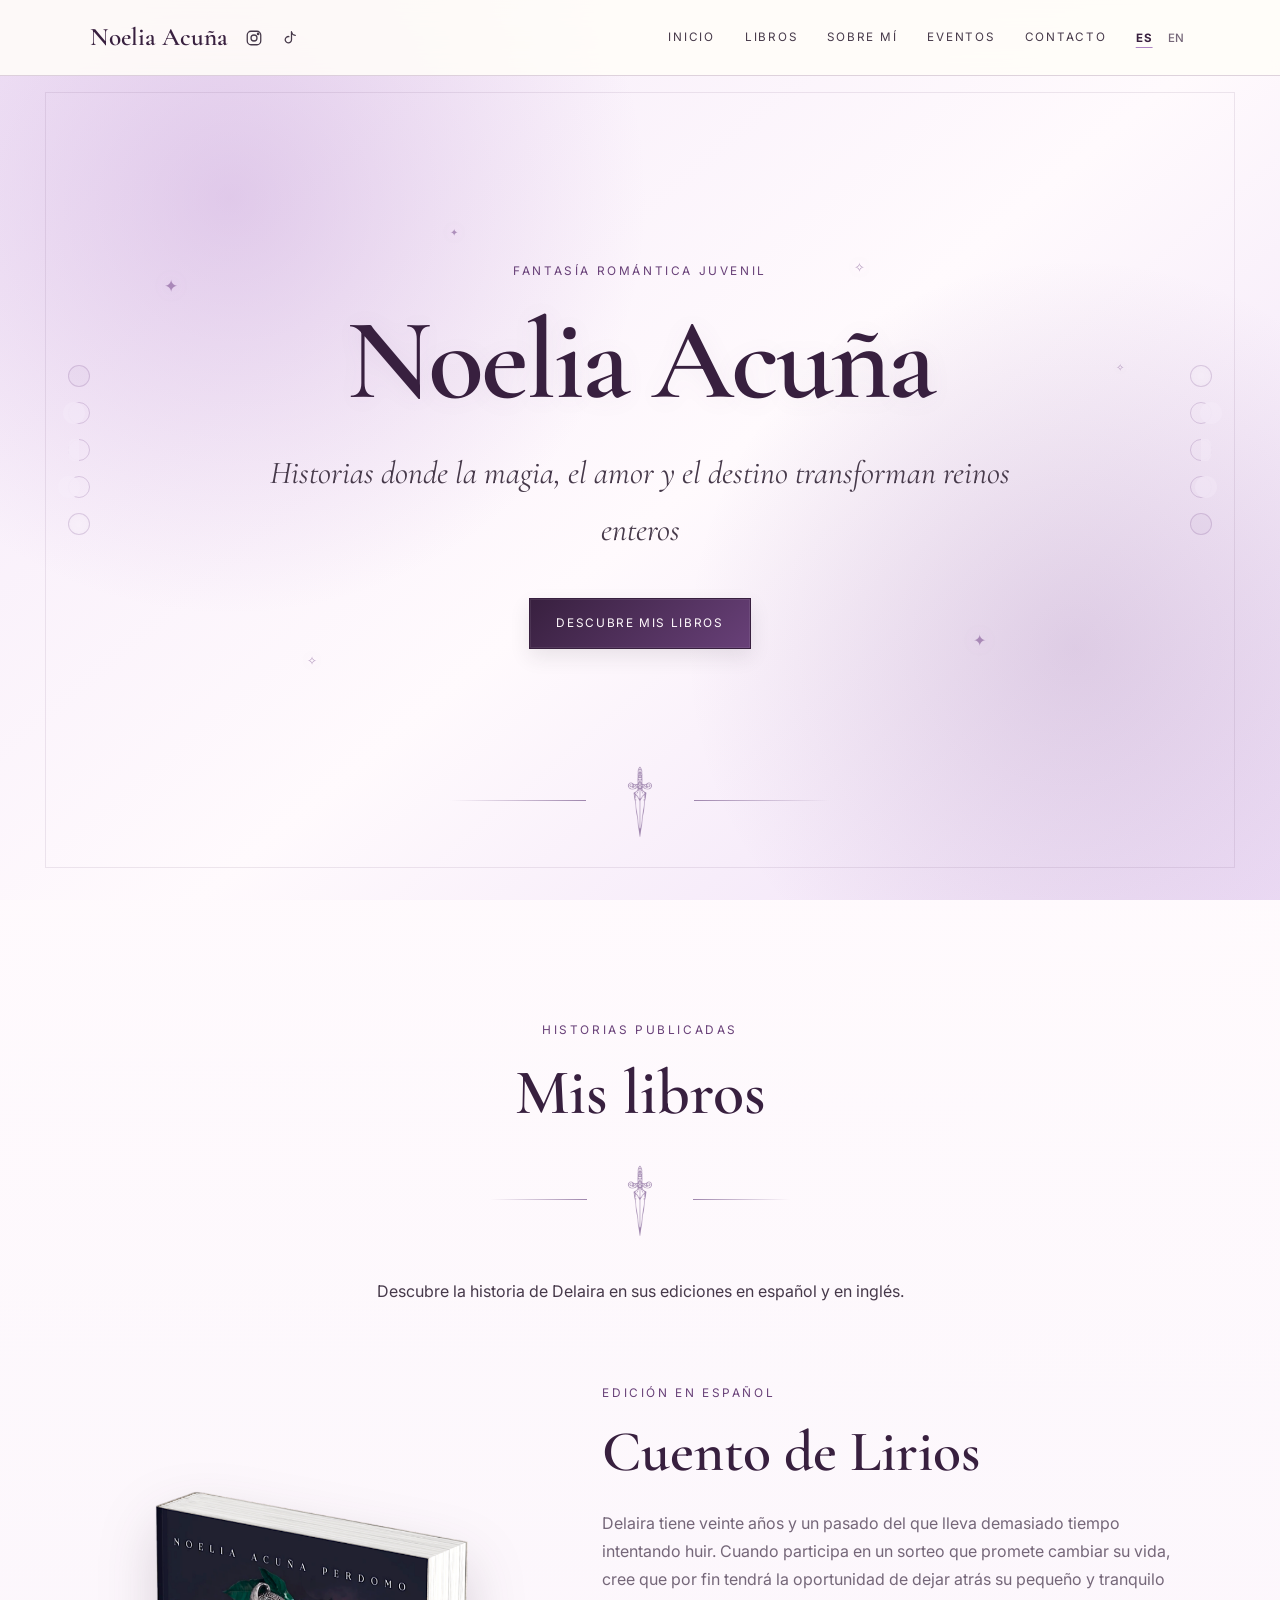
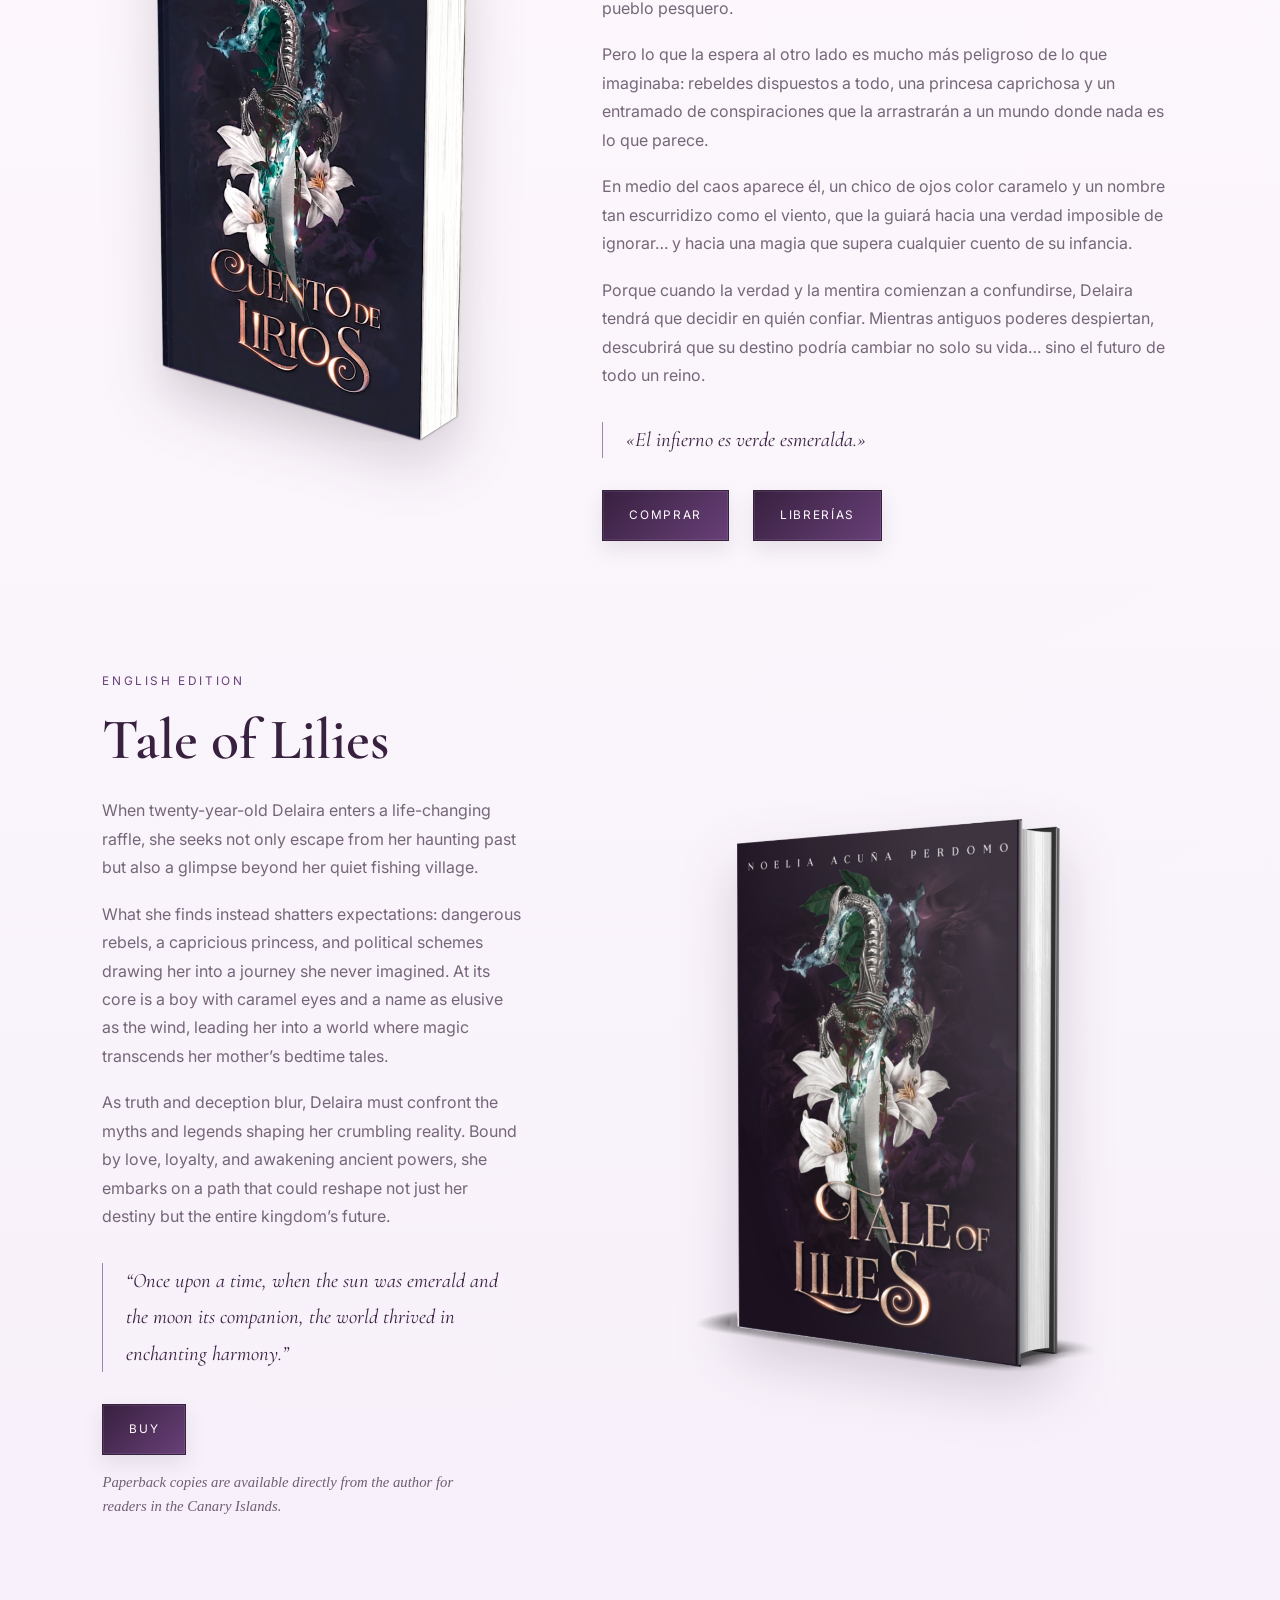
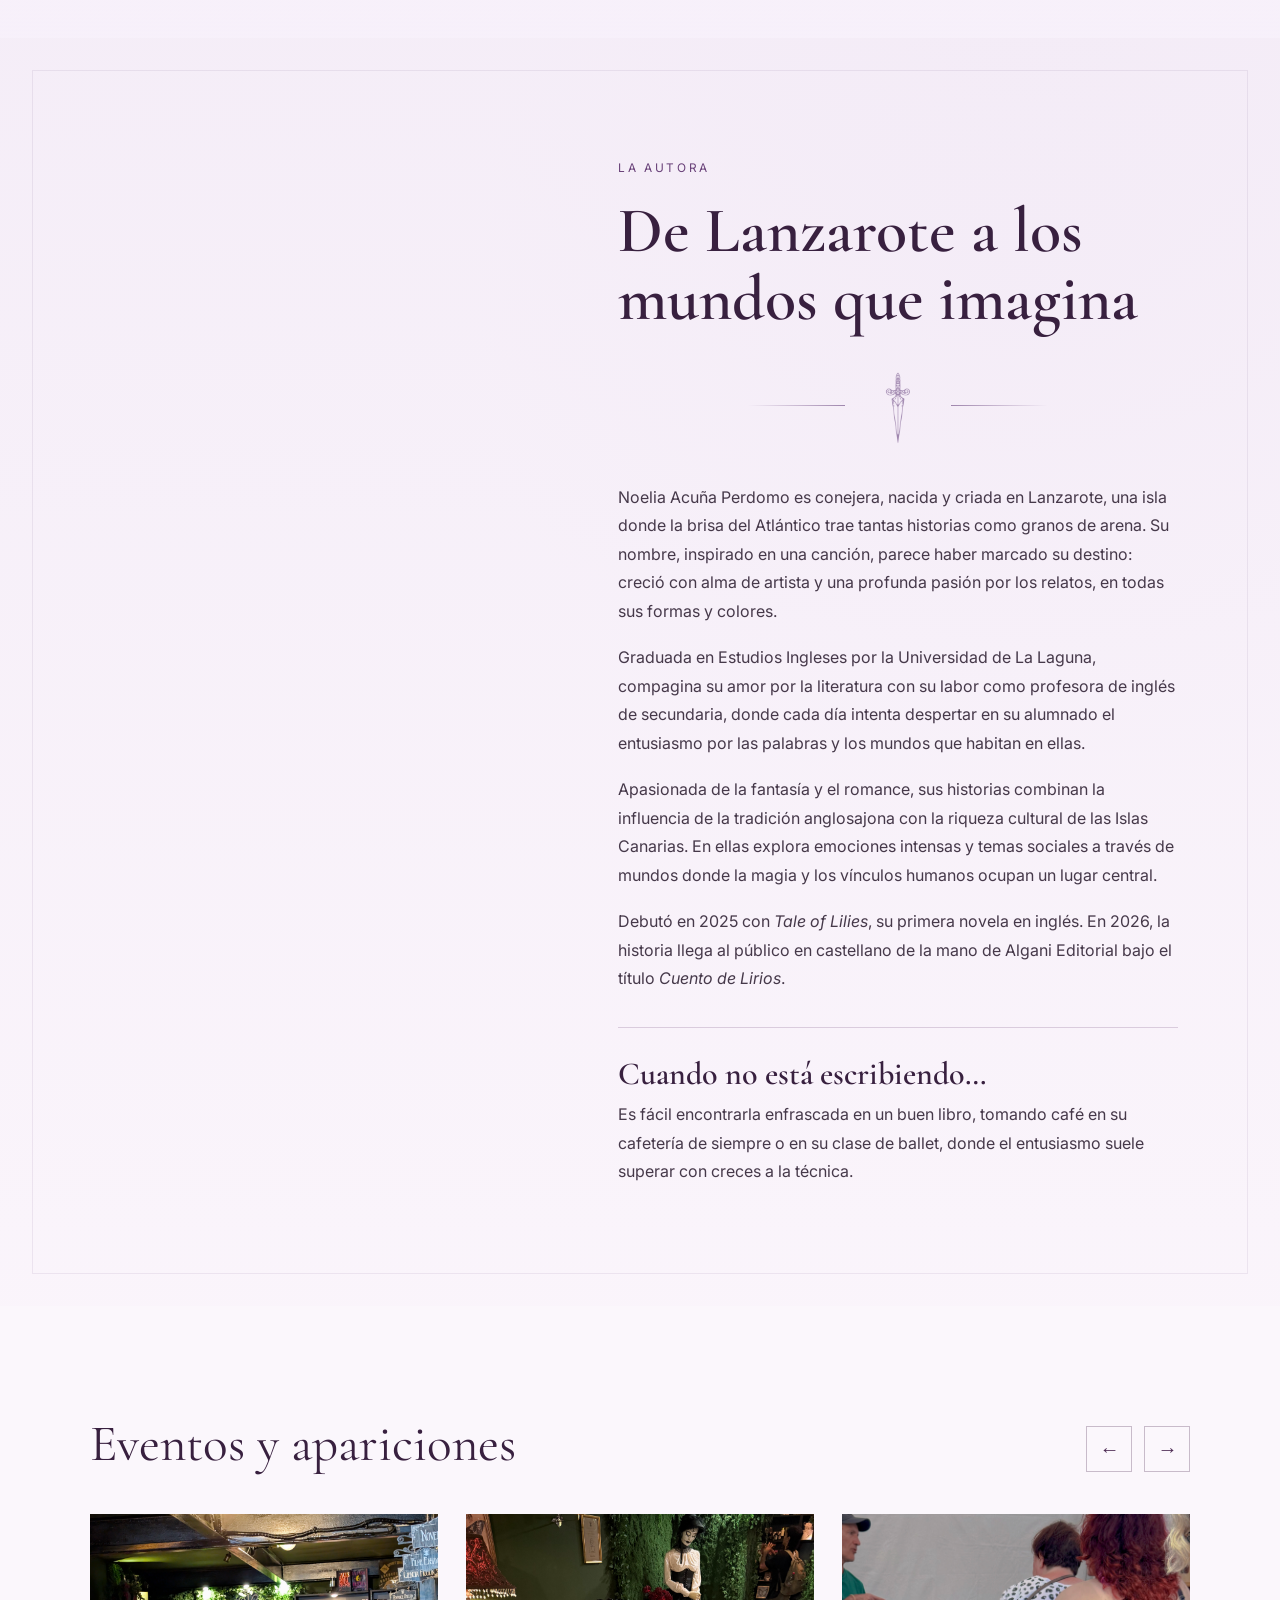
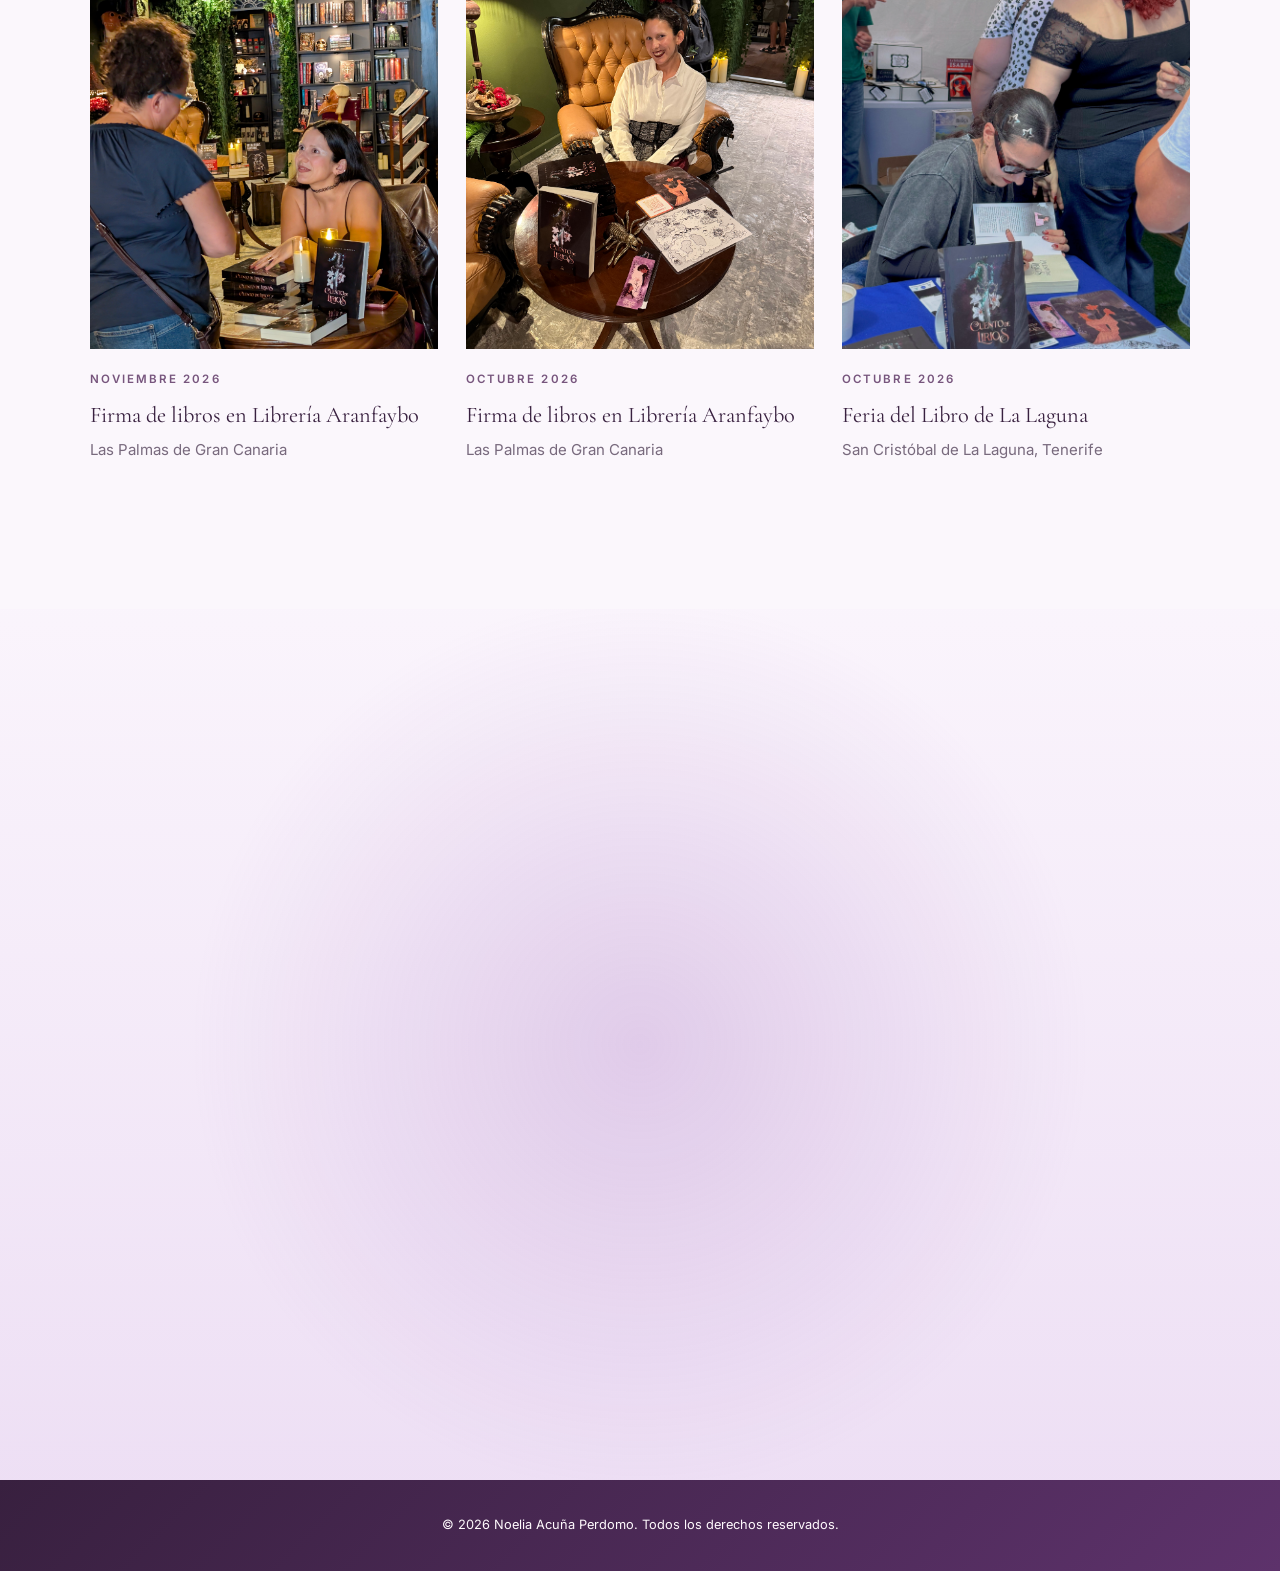
<file: index.html>
<!DOCTYPE html>
<html lang="es">
<head>
  <meta charset="utf-8">
  <meta name="viewport" content="width=device-width, initial-scale=1.0">

  <meta
    name="description"
    content="Sitio web oficial de Noelia Acuña Perdomo, autora de fantasía romántica. Descubre Cuento de Lirios, Tale of Lilies, su biografía y contacto."
  >

  <title>Noelia Acuña Perdomo | Autora de fantasía romántica | Sitio oficial</title>

  <link rel="preconnect" href="https://fonts.googleapis.com">
  <link rel="preconnect" href="https://fonts.gstatic.com" crossorigin>
  <link
    href="https://fonts.googleapis.com/css2?family=Cormorant+Garamond:wght@400;500;600;700&family=Inter:wght@400;500;600&display=swap"
    rel="stylesheet"
  >

  <link rel="stylesheet" href="style.css">
  <script src="script.js" defer></script>

  <link rel="canonical" href="https://authornoelia.github.io/">
  <meta name="robots" content="index,follow,max-image-preview:large">
  <meta name="theme-color" content="#8a5bb7">
  <meta property="og:type" content="website">
  <meta property="og:title" content="Noelia Acuña Perdomo | Sitio oficial">
  <meta
    property="og:description"
    content="Sitio web oficial de Noelia Acuña Perdomo, autora de fantasía romántica."
  >
  <meta property="og:url" content="https://authornoelia.github.io/">

  <script type="application/ld+json">
  {
    "@context": "https://schema.org",
    "@type": "Person",
    "name": "Noelia Acuña Perdomo",
    "alternateName": "Noelia Acuña",
    "url": "https://authornoelia.github.io/",
    "jobTitle": "Autora",
    "sameAs": [
      "https://www.instagram.com/authornoelia",
      "https://www.tiktok.com/@authornoelia"
    ]
  }
  </script>
</head>

<body>

  <!-- CABECERA -->

  <header class="cabecera">

    <a
      class="logo"
      href="#inicio"
      aria-label="Ir al inicio"
    >
      Noelia Acuña
    </a>

    <div class="redes-cabecera">

      <a
        href="https://www.instagram.com/authornoelia/"
        target="_blank"
        rel="noopener noreferrer"
        aria-label="Instagram de Noelia Acuña"
        title="Instagram"
      >
        <svg viewBox="0 0 24 24" aria-hidden="true">
          <rect x="3" y="3" width="18" height="18" rx="5"></rect>
          <circle cx="12" cy="12" r="4"></circle>
          <circle cx="17.5" cy="6.5" r="1"></circle>
        </svg>
      </a>

      <a
        href="https://www.tiktok.com/@authornoelia"
        target="_blank"
        rel="noopener noreferrer"
        aria-label="TikTok de Noelia Acuña"
        title="TikTok"
      >
        <svg viewBox="0 0 24 24" aria-hidden="true">
          <path d="M14 4v10.2a4.2 4.2 0 1 1-3.5-4.14"></path>
          <path d="M14 4c.5 2.7 2.2 4.3 5 4.5"></path>
        </svg>
      </a>

    </div>

    <button
      class="menu-boton"
      type="button"
      aria-controls="menu-principal"
      aria-expanded="false"
      aria-label="Abrir menú"
    >
      <span></span>
      <span></span>
      <span></span>
    </button>

    <nav
      class="menu-principal"
      id="menu-principal"
      aria-label="Navegación principal"
    >
      <a href="#inicio" data-i18n="t1">Inicio</a>
      <a href="#libros" data-i18n="t2">Libros</a>
      <a href="#sobre-mi" data-i18n="t3">Sobre mí</a>
      <a href="#eventos" data-i18n="t4">Eventos</a>
      <a href="#contacto" data-i18n="t5">Contacto</a>
    </nav>

    <!-- SELECTOR DE IDIOMA -->

    <div
      class="selector-idioma"
      role="group"
      aria-label="Seleccionar idioma"
    >
      <button
        type="button"
        data-lang="es"
        aria-pressed="true"
      >
        ES
      </button>

      <button
        type="button"
        data-lang="en"
        aria-pressed="false"
      >
        EN
      </button>
    </div>

  </header>

  <main>

    <!-- INICIO -->

    <section class="hero" id="inicio">

      <div
        aria-hidden="true"
        class="fases-lunares fases-lunares-izquierda"
      >
        <span class="luna luna-nueva"></span>
        <span class="luna luna-creciente"></span>
        <span class="luna luna-cuarto"></span>
        <span class="luna luna-gibosa"></span>
        <span class="luna luna-llena"></span>
      </div>

      <div
        aria-hidden="true"
        class="fases-lunares fases-lunares-derecha"
      >
        <span class="luna luna-llena"></span>
        <span class="luna luna-gibosa luna-invertida"></span>
        <span class="luna luna-cuarto luna-invertida"></span>
        <span class="luna luna-creciente luna-invertida"></span>
        <span class="luna luna-nueva"></span>
      </div>

      <div aria-hidden="true" class="estrellas-volantes">
        <span style="--x:10%;--y:24%;--d:8s;--delay:-2s;--s:.8">✦</span>
        <span style="--x:22%;--y:72%;--d:11s;--delay:-6s;--s:.55">✧</span>
        <span style="--x:34%;--y:18%;--d:9s;--delay:-4s;--s:.45">✦</span>
        <span style="--x:68%;--y:22%;--d:12s;--delay:-8s;--s:.6">✧</span>
        <span style="--x:78%;--y:69%;--d:10s;--delay:-3s;--s:.75">✦</span>
        <span style="--x:90%;--y:35%;--d:13s;--delay:-7s;--s:.45">✧</span>
      </div>

      <div class="hero-contenido aparecer">

        <p class="eyebrow" data-i18n="t6">
          Fantasía romántica juvenil
        </p>

        <h1>Noelia Acuña</h1>

        <p class="hero-frase" data-i18n="t7">
          Historias donde la magia, el amor y el destino
          transforman reinos enteros
        </p>

        <a class="boton" href="#libros" data-i18n="t8">
          Descubre mis libros
        </a>

      </div>

      <div aria-hidden="true" class="hero-remate">
        <span></span>

       
<img src="images/dagger-web.png" alt="" class="daga-nueva">


        <span></span>
      </div>

    </section>

    <!-- LIBROS -->

    <section class="seccion libros" id="libros">

      <div class="encabezado-seccion aparecer">

        <p class="eyebrow" data-i18n="t9">
          Historias publicadas
        </p>

        <h2 data-i18n="t10">Mis libros</h2>

        <div aria-hidden="true" class="separador-daga">
          <span></span>

         
<img src="images/dagger-web.png" alt="" class="daga-nueva">


          <span></span>
        </div>

        <p data-i18n="t11">
          Descubre la historia de Delaira en sus ediciones
          en español y en inglés.
        </p>

      </div>

      <div class="lista-libros">

        <!-- CUENTO DE LIRIOS -->

        <article class="libro aparecer">

          <div class="marco-portada">
            <img
              src="images/cuento-de-lirios.png"
              alt="Mockup de Cuento de Lirios, de Noelia Acuña Perdomo"
              loading="lazy"
            >
          </div>

          <div class="libro-contenido">

            <p class="eyebrow" data-i18n="t12">
              Edición en español
            </p>

            <h3>Cuento de Lirios</h3>

            <div class="sinopsis">

              <p data-i18n="t14">
                Delaira tiene veinte años y un pasado del que lleva
                demasiado tiempo intentando huir. Cuando participa
                en un sorteo que promete cambiar su vida, cree que
                por fin tendrá la oportunidad de dejar atrás su
                pequeño y tranquilo pueblo pesquero.
              </p>

              <p data-i18n="t15">
                Pero lo que la espera al otro lado es mucho más
                peligroso de lo que imaginaba: rebeldes dispuestos
                a todo, una princesa caprichosa y un entramado
                de conspiraciones que la arrastrarán a un mundo
                donde nada es lo que parece.
              </p>

              <p data-i18n="t16">
                En medio del caos aparece él, un chico de ojos
                color caramelo y un nombre tan escurridizo como
                el viento, que la guiará hacia una verdad imposible
                de ignorar… y hacia una magia que supera cualquier
                cuento de su infancia.
              </p>

              <p data-i18n="t17">
                Porque cuando la verdad y la mentira comienzan
                a confundirse, Delaira tendrá que decidir en quién
                confiar. Mientras antiguos poderes despiertan,
                descubrirá que su destino podría cambiar no solo
                su vida… sino el futuro de todo un reino.
              </p>

            </div>

            <blockquote data-i18n="t18">
              «El infierno es verde esmeralda.»
            </blockquote>

            <div class="botones-libro">

              <a
                class="boton"
                href="https://www.atlantidadistribuciones.es/cuento-de-lirios-p9791399140422"
                target="_blank"
                rel="noopener noreferrer"
                data-i18n="t19"
              >
                Comprar
              </a>

              <a
                class="boton"
                href="https://www.atlantidadistribuciones.es/librerias/"
                target="_blank"
                rel="noopener noreferrer"
                data-i18n="t20"
              >
                Librerías
              </a>

            </div>

          </div>

        </article>

        <!-- TALE OF LILIES -->

        <article class="libro libro-invertido aparecer">

          <div class="marco-portada">
            <img
              src="images/tale-of-lilies.png"
              alt="Mockup of Tale of Lilies by Noelia Acuña Perdomo"
              loading="lazy"
            >
          </div>

          <div class="libro-contenido">

            <p class="eyebrow" data-i18n="t13">
              English edition
            </p>

            <h3>Tale of Lilies</h3>

            <div class="sinopsis">

              <p>
                When twenty-year-old Delaira enters a life-changing
                raffle, she seeks not only escape from her haunting
                past but also a glimpse beyond her quiet fishing village.
              </p>

              <p>
                What she finds instead shatters expectations:
                dangerous rebels, a capricious princess, and political
                schemes drawing her into a journey she never imagined.
                At its core is a boy with caramel eyes and a name as
                elusive as the wind, leading her into a world where
                magic transcends her mother’s bedtime tales.
              </p>

              <p>
                As truth and deception blur, Delaira must confront
                the myths and legends shaping her crumbling reality.
                Bound by love, loyalty, and awakening ancient powers,
                she embarks on a path that could reshape not just
                her destiny but the entire kingdom’s future.
              </p>

            </div>

            <blockquote>
              “Once upon a time, when the sun was emerald and
              the moon its companion, the world thrived in
              enchanting harmony.”
            </blockquote>

            <a
              class="boton"
              href="https://amzn.eu/d/0dUpcrSe"
              target="_blank"
              rel="noopener noreferrer"
            >
              Buy
            </a>

            <p class="nota-canarias">
              Paperback copies are available directly from the
              author for readers in the Canary Islands.
            </p>

          </div>

        </article>

      </div>

    </section>

    <!-- SOBRE MÍ -->

    <section class="seccion sobre-mi" id="sobre-mi">

      <div class="sobre-grid">

       
<div class="foto-marco aparecer">
  <img
    src="images/noelia-acuna.jpg"
    alt="Fotografía de la autora Noelia Acuña Perdomo"
    loading="lazy"
  >

  <!-- Estrellas decorativas -->
  <span class="estrella-retrato estrella-retrato-superior" aria-hidden="true">✧</span>
  <span class="estrella-retrato estrella-retrato-izquierda" aria-hidden="true">✦</span>
  <span class="estrella-retrato estrella-retrato-derecha" aria-hidden="true">✧</span>

</div>

        <div class="sobre-contenido aparecer">

          <p class="eyebrow" data-i18n="t21">
            La autora
          </p>

          <h2 data-i18n="t22">
            De Lanzarote a los mundos que imagina
          </h2>

          <div
            aria-hidden="true"
            class="separador-daga separador-izquierda"
          >
            <span></span>

            
<img src="images/dagger-web.png" alt="" class="daga-nueva">


            <span></span>
          </div>

          <p data-i18n="t23">
            Noelia Acuña Perdomo es conejera, nacida y criada
            en Lanzarote, una isla donde la brisa del Atlántico
            trae tantas historias como granos de arena.
            Su nombre, inspirado en una canción, parece haber
            marcado su destino: creció con alma de artista
            y una profunda pasión por los relatos, en todas
            sus formas y colores.
          </p>

          <p data-i18n="t24">
            Graduada en Estudios Ingleses por la Universidad
            de La Laguna, compagina su amor por la literatura
            con su labor como profesora de inglés de secundaria,
            donde cada día intenta despertar en su alumnado
            el entusiasmo por las palabras y los mundos
            que habitan en ellas.
          </p>

          <p data-i18n="t25">
            Apasionada de la fantasía y el romance, sus historias
            combinan la influencia de la tradición anglosajona
            con la riqueza cultural de las Islas Canarias.
            En ellas explora emociones intensas y temas sociales
            a través de mundos donde la magia y los vínculos
            humanos ocupan un lugar central.
          </p>

          <p data-i18n="t26">
            Debutó en 2025 con <em>Tale of Lilies</em>,
            su primera novela en inglés. En 2026,
            la historia llega al público en castellano
            de la mano de Algani Editorial bajo el título
            <em>Cuento de Lirios</em>.
          </p>

          <div class="nota-personal">

            <h3 data-i18n="t27">
              Cuando no está escribiendo…
            </h3>

            <p data-i18n="t28">
              Es fácil encontrarla enfrascada en un buen libro,
              tomando café en su cafetería de siempre o en
              su clase de ballet, donde el entusiasmo suele
              superar con creces a la técnica.
            </p>

          </div>

        </div>

      </div>

    </section>

    <!-- EVENTOS -->

    <section class="eventos" id="eventos">

      <div class="eventos-encabezado">

        <h2 data-i18n="t29">
          Eventos y apariciones
        </h2>

        <div class="eventos-controles">

          <button
            class="evento-flecha evento-anterior"
            type="button"
            aria-label="Ver eventos anteriores"
          >
            ←
          </button>

          <button
            class="evento-flecha evento-siguiente"
            type="button"
            aria-label="Ver eventos siguientes"
          >
            →
          </button>

        </div>

      </div>

      <div class="eventos-carrusel">

        
<!-- FIRMA EN LIBRERÍA ARANFAYBO — NOVIEMBRE 2026 -->

<article class="evento-tarjeta">

  <img
    src="images/firma-aranfaybo-noviembre.jpg"
    alt="Firma de libros de Noelia Acuña en la Librería Aranfaybo en noviembre de 2026"
    loading="lazy"
  >

  <div class="evento-texto">

    <p class="evento-fecha" data-i18n="t59">
      Noviembre 2026
    </p>

    <h3 data-i18n="t57">
      Firma de libros en Librería Aranfaybo
    </h3>

    <p class="evento-lugar" data-i18n="t58">
      Las Palmas de Gran Canaria
    </p>

  </div>

</article>

        
<!-- FIRMA EN LIBRERÍA ARANFAYBO -->

<article class="evento-tarjeta">

  <img
    src="images/firma-arangaybo.jpg"
    alt="Firma de libros de Noelia Acuña en la Librería Aranfaybo"
    loading="lazy"
  >

  <div class="evento-texto">

    <p class="evento-fecha" data-i18n="t56">
      Octubre 2026
    </p>

    <h3 data-i18n="t57">
      Firma de libros en Librería Aranfaybo
    </h3>

    <p class="evento-lugar" data-i18n="t58">
      Las Palmas de Gran Canaria
    </p>

  </div>

</article>

        
<!-- FERIA DEL LIBRO DE LA LAGUNA -->

<article class="evento-tarjeta">

  <img
    src="images/feria-libro-la-laguna.jpg"
    alt="Noelia Acuña en la Feria del Libro de La Laguna"
    loading="lazy"
  >

  <div class="evento-texto">

    <p class="evento-fecha" data-i18n="t53">
      Octubre 2026
    </p>

    <h3 data-i18n="t54">
      Feria del Libro de La Laguna
    </h3>

    <p class="evento-lugar" data-i18n="t55">
      San Cristóbal de La Laguna, Tenerife
    </p>

  </div>

</article>

        <!-- EVENTO 1 -->

        <article class="evento-tarjeta">

          <img
            src="images/presentacion-cuento-de-lirios.jpg"
            alt="Presentación oficial de Cuento de Lirios en Arrecife"
            loading="lazy"
          >

          <div class="evento-texto">

            <p class="evento-fecha" data-i18n="t30">
              Junio 2026
            </p>

            <h3 data-i18n="t36">
              Presentación oficial de <em>Cuento de Lirios</em>
            </h3>

            <p class="evento-lugar" data-i18n="t42">
              Casa de la Cultura · Arrecife, Lanzarote
            </p>

          </div>

        </article>

        <!-- EVENTO 2 -->

        <article class="evento-tarjeta">

          <img
            src="images/entrevista-biosfera-tv.jpg"
            alt="Entrevista con Biosfera TV"
            loading="lazy"
          >

          <div class="evento-texto">

            <p class="evento-fecha" data-i18n="t31">
              Mayo 2026
            </p>

            <h3 data-i18n="t37">
              Entrevista con Biosfera TV
            </h3>

            <p class="evento-lugar" data-i18n="t43">
              Playa Honda, Lanzarote
            </p>

          </div>

        </article>

        <!-- EVENTO 3 -->

        <article class="evento-tarjeta">

          <img
            src="images/fiera-libro-lanzarote.jpg"
            alt="Fiera del Libro de Lanzarote"
            loading="lazy"
          >

          <div class="evento-texto">

            <p class="evento-fecha" data-i18n="t32">
              Mayo 2026
            </p>

            <h3 data-i18n="t38">
              “Fiera” del Libro de Lanzarote
            </h3>

            <p class="evento-lugar" data-i18n="t44">
              Arrecife, Lanzarote
            </p>

          </div>

        </article>

        <!-- EVENTO 4 -->

        <article class="evento-tarjeta">

          <img
            src="images/feria-libro-santa-cruz.jpg"
            alt="Feria del Libro de Santa Cruz"
            loading="lazy"
          >

          <div class="evento-texto">

            <p class="evento-fecha" data-i18n="t33">
              Mayo 2026
            </p>

            <h3 data-i18n="t39">
              Feria del Libro de Santa Cruz
            </h3>

            <p class="evento-lugar" data-i18n="t45">
              Santa Cruz de Tenerife, Tenerife
            </p>

          </div>

        </article>

        <!-- EVENTO 5 -->

        <article class="evento-tarjeta">

          <img
            src="images/presentacion-tale-of-lilies.jpg"
            alt="Presentación oficial de Tale of Lilies en la Ermita de Tías"
            loading="lazy"
          >

          <div class="evento-texto">

            <p class="evento-fecha" data-i18n="t34">
              Junio 2025
            </p>

            <h3 data-i18n="t40">
              Presentación oficial de <em>Tale of Lilies</em>
            </h3>

            <p class="evento-lugar" data-i18n="t46">
              Ermita de Tías · Tías, Lanzarote
            </p>

          </div>

        </article>

        <!-- EVENTO 6 -->

        <article class="evento-tarjeta">

          <img
            src="images/tale-of-lilies-ies.jpg"
            alt="Presentación de Tale of Lilies en el IES Puerto del Carmen"
            loading="lazy"
          >

          <div class="evento-texto">

            <p class="evento-fecha" data-i18n="t35">
              Junio 2025
            </p>

            <h3 data-i18n="t41">
              Presentación de <em>Tale of Lilies</em>
              en el IES Puerto del Carmen
            </h3>

            <p class="evento-lugar" data-i18n="t47">
              Puerto del Carmen, Lanzarote
            </p>

          </div>

        </article>

      </div>

    </section>

    <!-- CONTACTO -->

    <section class="seccion contacto" id="contacto">

      <div class="contacto-tarjeta aparecer">

        <p class="eyebrow" data-i18n="t48">
          Contacto
        </p>

        <h2 data-i18n="t49">
          Hablemos
        </h2>

        <div aria-hidden="true" class="separador-daga">
          <span></span>

         
<img src="images/dagger-web.png" alt="" class="daga-nueva">


          <span></span>
        </div>

        <p data-i18n="t50">
          Gracias por visitar mi pequeño rincón.
        </p>

        <p data-i18n="t51">
          Si deseas ponerte en contacto conmigo,
          estaré encantada de leerte.
        </p>

        <a
          class="correo-visible"
          href="mailto:noelia.aper@gmail.com"
        >
          noelia.aper@gmail.com
        </a>

        <div class="redes">

          <a
            href="https://www.instagram.com/authornoelia/"
            target="_blank"
            rel="noopener noreferrer"
          >
            Instagram · @authornoelia
          </a>

          <a
            href="https://www.tiktok.com/@authornoelia"
            target="_blank"
            rel="noopener noreferrer"
          >
            TikTok · @authornoelia
          </a>

        </div>

      </div>

    </section>

  </main>

  <!-- PIE DE PÁGINA -->

  <footer>
    <p data-i18n="t52">
      © 2026 Noelia Acuña Perdomo. Todos los derechos reservados.
    </p>
  </footer>

  <!-- CARRUSEL DE EVENTOS -->

  <script>
    const carruselEventos = document.querySelector(".eventos-carrusel");
    const botonAnterior = document.querySelector(".evento-anterior");
    const botonSiguiente = document.querySelector(".evento-siguiente");

    if (carruselEventos && botonAnterior && botonSiguiente) {

      function obtenerDesplazamiento() {
        const tarjeta = carruselEventos.querySelector(".evento-tarjeta");

        if (!tarjeta) {
          return 0;
        }

        const estilos = window.getComputedStyle(carruselEventos);
        const espacio = parseFloat(estilos.gap) || 0;

        return tarjeta.offsetWidth + espacio;
      }

      botonSiguiente.addEventListener("click", function () {
        carruselEventos.scrollBy({
          left: obtenerDesplazamiento(),
          behavior: "smooth"
        });
      });

      botonAnterior.addEventListener("click", function () {
        carruselEventos.scrollBy({
          left: -obtenerDesplazamiento(),
          behavior: "smooth"
        });
      });

    }
  </script>

</body>
</html>
</file>
<file: style.css>
:root {
  --blanco: #fffafd;
  --marfil: #f4ecf7;
  --lila-claro: #e9d9f2;
  --lila: #ad83c3;
  --lila-oscuro: #684078;
  --ciruela: #38203f;
  --texto: #46394a;
  --texto-suave: #756779;
  --plata-envejecida: #9d8ca5;
  --oro-suave: #9f86ad;
  --borde: rgba(104, 64, 120, 0.22);
  --sombra: 0 24px 60px rgba(48, 36, 51, 0.14);
}

* { box-sizing: border-box; margin: 0; padding: 0; }
html { scroll-behavior: smooth; }
body {
  background-color: var(--blanco);
  background-image:
    linear-gradient(rgba(255,255,255,.72), rgba(255,255,255,.72)),
    repeating-linear-gradient(0deg, rgba(74,54,77,.018) 0, rgba(74,54,77,.018) 1px, transparent 1px, transparent 4px),
    radial-gradient(circle at 20% 10%, rgba(173,131,195,.13), transparent 36%);
  color: var(--texto);
  font-family: "Inter", sans-serif;
  line-height: 1.78;
}
img { display: block; max-width: 100%; }
h1,h2,h3 { color: var(--ciruela); font-family: "Cormorant Garamond", serif; font-weight: 600; line-height: 1.06; }
a { color: inherit; }

.cabecera {
  align-items: center; backdrop-filter: blur(15px); background: rgba(255,253,249,.88);
  border-bottom: 1px solid var(--borde); display: flex; justify-content: flex-start;
  left: 0; padding: 15px 7%; position: fixed; right: 0; top: 0; z-index: 1000;
}
.logo { color: var(--ciruela); font-family: "Cormorant Garamond", serif; font-size: 1.58rem; font-weight: 600; text-decoration: none; }
.menu-principal {
  display: flex;
  gap: 30px;
  margin-left: auto;
}
.menu-principal a { font-size: .73rem; letter-spacing: .15em; position: relative; text-decoration: none; text-transform: uppercase; }
.menu-principal a::after { background: var(--lila-oscuro); bottom: -7px; content: ""; height: 1px; left: 50%; position: absolute; transform: translateX(-50%) scaleX(0); transition: transform .25s ease; width: 100%; }
.menu-principal a:hover { color: var(--lila-oscuro); }
.menu-principal a:hover::after { transform: translateX(-50%) scaleX(1); }
.menu-boton { background: none; border: 0; cursor: pointer; display: none; }
.menu-boton span { background: var(--ciruela); display: block; height: 1px; margin: 5px 0; width: 25px; }

.hero {
  align-items: center;
  background:
    radial-gradient(circle at 18% 22%, rgba(177,128,201,.34), transparent 33%),
    radial-gradient(circle at 84% 72%, rgba(118,72,139,.19), transparent 31%),
    linear-gradient(140deg, rgba(244,232,249,.98), rgba(255,250,253,.97) 54%, rgba(237,220,246,.96));
  display: grid; min-height: 100vh; overflow: hidden; padding: 130px 8% 120px; position: relative; text-align: center;
}
.hero::after { border: 1px solid rgba(113,85,125,.13); content: ""; inset: 92px 3.5% 32px; pointer-events: none; position: absolute; }
.hero-contenido { margin: auto; max-width: 900px; position: relative; z-index: 3; }
.eyebrow { color: var(--lila-oscuro); font-size: .74rem; letter-spacing: .22em; margin-bottom: 18px; text-transform: uppercase; }
.hero h1 { font-size: clamp(4.4rem, 9vw, 8rem); letter-spacing: -.025em; margin-bottom: 22px; text-shadow: 0 2px 25px rgba(113,85,125,.08); }
.hero-frase { font-family: "Cormorant Garamond", serif; font-size: clamp(1.38rem, 2.6vw, 2rem); font-style: italic; margin: 0 auto 39px; max-width: 760px; }
.boton { background: linear-gradient(135deg, var(--ciruela), var(--lila-oscuro)); border: 1px solid var(--ciruela); box-shadow: inset 0 0 0 1px rgba(255,255,255,.08), 0 8px 20px rgba(48,36,51,.10); color: var(--blanco); display: inline-block; font-size: .74rem; letter-spacing: .14em; padding: 14px 26px; text-decoration: none; text-transform: uppercase; transition: background .25s ease, color .25s ease, transform .25s ease, box-shadow .25s ease; }
.boton:hover { background: rgba(255,250,253,.72); box-shadow: 0 12px 25px rgba(48,36,51,.12); color: var(--ciruela); transform: translateY(-3px); }


.estrellas-volantes { inset: 82px 3.5% 28px; overflow: hidden; pointer-events: none; position: absolute; z-index: 2; }
.estrellas-volantes span {
  animation: deriva-estrella var(--d) ease-in-out infinite;
  animation-delay: var(--delay);
  color: rgba(103, 54, 126, .48);
  filter: drop-shadow(0 0 8px rgba(167, 105, 195, .28));
  font-family: Georgia, serif;
  font-size: calc(1.35rem * var(--s));
  left: var(--x);
  position: absolute;
  top: var(--y);
  transform-origin: center;
}
@keyframes deriva-estrella {
  0%,100% { opacity: .25; transform: translate3d(0, 8px, 0) rotate(0deg) scale(.86); }
  45% { opacity: .78; transform: translate3d(12px, -14px, 0) rotate(20deg) scale(1.08); }
  70% { opacity: .48; transform: translate3d(-6px, -24px, 0) rotate(-10deg) scale(.96); }
}

.fases-lunares {
  align-items: center;
  display: flex;
  flex-direction: column;
  gap: 15px;
  opacity: .32;
  pointer-events: none;
  position: absolute;
  top: 50%;
  transform: translateY(-50%);
  z-index: 1;
}
.fases-lunares-izquierda { left: 5.3%; }
.fases-lunares-derecha { right: 5.3%; }
.luna {
  border: 1px solid rgba(103,54,126,.62);
  border-radius: 50%;
  display: block;
  height: 22px;
  position: relative;
  width: 22px;
}
.luna-nueva { background: rgba(103,54,126,.10); }
.luna-llena { background: rgba(255,255,255,.52); box-shadow: inset 0 0 12px rgba(103,54,126,.10); }
.luna-creciente::after, .luna-gibosa::after, .luna-cuarto::after {
  background: rgba(247,238,251,.96);
  border-radius: 50%;
  content: "";
  inset: -1px;
  position: absolute;
}
.luna-creciente::after { transform: translateX(-5px); }
.luna-gibosa::after { transform: translateX(-10px); }
.luna-cuarto::after { border-radius: 50% 0 0 50%; right: 50%; }
.luna-invertida { transform: scaleX(-1); }
.hero-remate { align-items: center; bottom: 53px; display: flex; gap: 14px; left: 50%; opacity: .55; position: absolute; transform: translateX(-50%); width: min(270px, 55vw); z-index: 2; }
.hero-remate span, .separador-daga span { background: linear-gradient(90deg, transparent, var(--oro-suave)); height: 1px; flex: 1; }
.hero-remate span:last-child, .separador-daga span:last-child { background: linear-gradient(90deg, var(--oro-suave), transparent); }
.hero-remate svg, .separador-daga svg { fill: none; flex: 0 0 auto; height: 48px; stroke: var(--oro-suave); stroke-linecap: round; stroke-linejoin: round; stroke-width: 2; width: 28px; }

.seccion { padding: 120px 8%; scroll-margin-top: 72px; }
.encabezado-seccion { margin: 0 auto 78px; max-width: 780px; text-align: center; }
.encabezado-seccion h2, .contacto h2 { font-size: clamp(3.2rem, 5vw, 4.9rem); margin-bottom: 0; }
.separador-daga { align-items: center; display: flex; gap: 13px; height: 42px; margin: 0 auto 5px; width: 190px; }
.separador-daga svg { height: 43px; width: 25px; }
.separador-izquierda { margin-left: auto; margin-right: auto; }

.libros { background: linear-gradient(180deg, rgba(255,250,253,.86), rgba(244,235,249,.72)); }
.lista-libros { display: grid; gap: 130px; margin: auto; max-width: 1180px; }
.libro { align-items: center; display: grid; gap: 80px; grid-template-columns: minmax(290px,420px) minmax(0,1fr); }
.libro-invertido .marco-portada { order: 2; }
.libro-invertido .libro-contenido { order: 1; }
.marco-portada { align-items: center; display: flex; height: 560px; justify-content: center; justify-self: center; max-width: 420px; position: relative; width: 100%; }
.marco-portada::after { border: 1px solid rgba(184,164,127,.25); content: ""; inset: 8% 5%; opacity: 0; position: absolute; transform: scale(.96); transition: opacity .35s ease, transform .35s ease; z-index: -1; }
.marco-portada:hover::after { opacity: 1; transform: scale(1); }
.marco-portada img { filter: drop-shadow(0 25px 28px rgba(48,36,51,.18)); height: 100%; object-fit: contain; transition: filter .35s ease, transform .35s ease; width: 100%; }
.marco-portada:hover img { filter: drop-shadow(0 31px 35px rgba(48,36,51,.22)); transform: translateY(-7px); }
.libro-contenido { max-width: 660px; }
.libro-contenido h3 { font-size: clamp(2.9rem,4.5vw,4.2rem); margin-bottom: 25px; }
.sinopsis { color: var(--texto-suave); }
.sinopsis p { margin-bottom: 18px; }
blockquote { border-left: 1px solid var(--oro-suave); color: var(--ciruela); font-family: "Cormorant Garamond", serif; font-size: 1.28rem; font-style: italic; margin: 32px 0; padding-left: 23px; }

.sobre-mi { background: linear-gradient(rgba(244,236,247,.92), rgba(250,244,251,.95)), radial-gradient(circle at 80% 20%, rgba(173,131,195,.28), transparent 38%); position: relative; }
.sobre-mi::before { border: 1px solid rgba(113,85,125,.10); content: ""; inset: 32px; pointer-events: none; position: absolute; }
.sobre-grid { align-items: center; display: grid; gap: 86px; grid-template-columns: minmax(300px,430px) minmax(0,1fr); margin: auto; max-width: 1160px; position: relative; }
.foto-marco { padding: 10px; position: relative; }
.foto-marco::before { border: 1px solid var(--oro-suave); content: ""; inset: 26px -12px -12px 26px; position: absolute; }
.foto-marco::after { border: 1px solid rgba(113,85,125,.18); content: ""; inset: -8px 24px 24px -8px; position: absolute; }
.foto-marco img { box-shadow: var(--sombra); height: 590px; object-fit: cover; object-position: center top; position: relative; width: 100%; z-index: 1; }
.sobre-contenido h2 { font-size: clamp(2.9rem,5vw,4.7rem); margin-bottom: 0; }
.sobre-contenido > p { margin-bottom: 18px; }
.nota-personal { border-top: 1px solid var(--borde); margin-top: 34px; padding-top: 29px; }
.nota-personal h3 { font-size: 2rem; margin-bottom: 10px; }

.contacto { background: radial-gradient(circle at center, rgba(164,112,188,.25), transparent 58%), linear-gradient(180deg, rgba(250,244,252,.96), rgba(235,219,243,.88)); text-align: center; }
.contacto-tarjeta { background: rgba(255,250,253,.82); border: 1px solid var(--borde); box-shadow: var(--sombra); margin: auto; max-width: 820px; padding: 72px 60px; position: relative; }
.contacto-tarjeta::before, .contacto-tarjeta::after { border-color: var(--oro-suave); border-style: solid; content: ""; height: 38px; opacity: .55; position: absolute; width: 38px; }
.contacto-tarjeta::before { border-width: 1px 0 0 1px; left: 14px; top: 14px; }
.contacto-tarjeta::after { border-width: 0 1px 1px 0; bottom: 14px; right: 14px; }
.contacto-tarjeta p { margin: 0 auto 18px; max-width: 650px; }
.correo-visible { color: var(--ciruela); display: inline-block; font-family: "Cormorant Garamond", serif; font-size: clamp(1.5rem,3vw,2.1rem); margin: 18px 0 29px; text-decoration-color: var(--lila); text-underline-offset: 7px; }
.redes { display: flex; gap: 25px; justify-content: center; }
.redes a { color: var(--lila-oscuro); font-weight: 600; text-decoration: none; transition: opacity .2s ease; }
.redes a:hover { opacity: .68; }
footer { background: linear-gradient(135deg, #38203f, #5d326b); color: var(--blanco); padding: 34px 8%; text-align: center; }
footer p { font-size: .8rem; }
.aparecer { opacity: 0; transform: translateY(24px); transition: opacity .75s ease, transform .75s ease; }
.aparecer.visible { opacity: 1; transform: translateY(0); }

@media (prefers-reduced-motion: reduce) {
  html { scroll-behavior: auto; }
  *,*::before,*::after { transition-duration: .01ms !important; animation-duration: .01ms !important; animation-iteration-count: 1 !important; }
  .aparecer { opacity: 1; transform: none; }
}
@media (max-width: 880px) {
  .menu-boton { display: block; }
  .menu-principal { background: var(--blanco); border-bottom: 1px solid var(--borde); display: none; flex-direction: column; left: 0; padding: 24px 7%; position: absolute; right: 0; top: 100%; }
  .menu-principal.abierto { display: flex; }
  .libro,.sobre-grid { grid-template-columns: 1fr; }
  .libro-invertido .marco-portada,.libro-invertido .libro-contenido { order: initial; }
  .marco-portada { height: 500px; max-width: 360px; }
  .foto-marco { margin: auto; max-width: 430px; }
  .foto-marco img { height: auto; }
  
.estrellas-volantes { inset: 82px 3.5% 28px; overflow: hidden; pointer-events: none; position: absolute; z-index: 2; }
.estrellas-volantes span {
  animation: deriva-estrella var(--d) ease-in-out infinite;
  animation-delay: var(--delay);
  color: rgba(103, 54, 126, .48);
  filter: drop-shadow(0 0 8px rgba(167, 105, 195, .28));
  font-family: Georgia, serif;
  font-size: calc(1.35rem * var(--s));
  left: var(--x);
  position: absolute;
  top: var(--y);
  transform-origin: center;
}
@keyframes deriva-estrella {
  0%,100% { opacity: .25; transform: translate3d(0, 8px, 0) rotate(0deg) scale(.86); }
  45% { opacity: .78; transform: translate3d(12px, -14px, 0) rotate(20deg) scale(1.08); }
  70% { opacity: .48; transform: translate3d(-6px, -24px, 0) rotate(-10deg) scale(.96); }
}

.filigrana { opacity: .09; width: 210px; }
}
@media (max-width: 540px) {
  .seccion { padding: 92px 7%; }
  .hero { padding-left: 8%; padding-right: 8%; }
  .hero::after { inset: 82px 14px 22px; }
  .fases-lunares { display: none; }
  .marco-portada { height: 410px; max-width: 300px; }
  .contacto-tarjeta { padding: 54px 24px; }
  .redes { flex-direction: column; gap: 10px; }
}

.botones-libro {
    display: flex;
    gap: 24px;
    flex-wrap: wrap;
}

.nota-canarias {
    margin-top: 16px;
    max-width: 360px;
    font-family: Georgia, serif;
    font-size: 0.92rem;
    font-style: italic;
    line-height: 1.6;
    color: rgba(58, 38, 65, 0.72);
}

/* EVENTOS Y APARICIONES */

.eventos {
  padding: 110px 7%;
  overflow: hidden;
  background: #fbf7fc;
}

.eventos-encabezado {
  width: 100%;
  max-width: 1200px;
  margin: 0 auto 42px;
  display: flex;
  align-items: flex-end;
  justify-content: space-between;
  gap: 30px;
}

.eventos-encabezado h2 {
  margin: 0;
  font-size: clamp(2.4rem, 4vw, 4rem);
  font-weight: 400;
  line-height: 1.1;
}

.eventos-controles {
  display: flex;
  gap: 12px;
  flex-shrink: 0;
}

.evento-flecha {
  width: 46px;
  height: 46px;
  border: 1px solid rgba(79, 46, 86, 0.3);
  background: transparent;
  color: #4f2e56;
  font-size: 1.25rem;
  cursor: pointer;
  transition:
    background 0.25s ease,
    color 0.25s ease,
    border-color 0.25s ease;
}

.evento-flecha:hover {
  background: #4f2e56;
  color: #ffffff;
  border-color: #4f2e56;
}

.eventos-carrusel {
  width: 100%;
  max-width: 1200px;
  margin: 0 auto;
  display: flex;
  gap: 28px;
  overflow-x: auto;
  scroll-behavior: smooth;
  scroll-snap-type: x mandatory;
  scrollbar-width: none;
  padding-bottom: 8px;
}

.eventos-carrusel::-webkit-scrollbar {
  display: none;
}

.evento-tarjeta {
  flex: 0 0 calc((100% - 56px) / 3);
  min-width: 0;
  scroll-snap-align: start;
}

.evento-tarjeta img {
  display: block;
  width: 100%;
  aspect-ratio: 4 / 5;
  object-fit: cover;
  transition: transform 0.5s ease;
}

.evento-tarjeta:hover img {
  transform: scale(1.025);
}

.evento-texto {
  padding-top: 20px;
}

.evento-fecha {
  margin: 0 0 10px;
  font-size: 0.72rem;
  font-weight: 600;
  letter-spacing: 0.18em;
  text-transform: uppercase;
  color: #77557d;
}

.evento-texto h3 {
  margin: 0;
  font-size: 1.4rem;
  font-weight: 400;
  line-height: 1.3;
}

.evento-texto h3 em {
  font-weight: inherit;
}

.evento-lugar {
  margin: 10px 0 0;
  font-size: 0.94rem;
  line-height: 1.5;
  color: rgba(58, 38, 65, 0.68);
}

/* TABLET */

@media (max-width: 900px) {
  .evento-tarjeta {
    flex-basis: calc((100% - 24px) / 2);
  }

  .eventos-carrusel {
    gap: 24px;
  }
}

/* MÓVIL */

@media (max-width: 600px) {
  .eventos {
    padding: 80px 7%;
  }

  .eventos-encabezado {
    align-items: center;
    margin-bottom: 32px;
  }

  .evento-flecha {
    width: 42px;
    height: 42px;
  }

  .eventos-carrusel {
    gap: 18px;
    overflow-x: scroll;
  }

  .evento-tarjeta {
    flex-basis: 84%;
  }
}

/* Redes sociales en la cabecera */
.redes-cabecera {
  display: flex;
  align-items: center;
  gap: 8px;
  margin-left: 12px;
  margin-right: 0;
}

.redes-cabecera a {
  display: flex;
  align-items: center;
  justify-content: center;
  width: 28px;
  height: 28px;
  color: inherit;
  text-decoration: none;
  transition: transform 0.2s ease, opacity 0.2s ease;
}

.redes-cabecera svg {
  width: 18px;
  height: 18px;
  fill: none;
  stroke: currentColor;
  stroke-width: 1.7;
  stroke-linecap: round;
  stroke-linejoin: round;
}

.redes-cabecera a:hover {
  transform: translateY(-2px);
  opacity: 0.65;
}

/* En móvil: redes junto al nombre */
@media (max-width: 768px) {
  .redes-cabecera {
    margin-left: 3px;
    margin-right: 0;
    gap: 3px;
  }

  .redes-cabecera a {
    width: 27px;
    height: 27px;
  }

  .redes-cabecera svg {
    width: 19px;
    height: 19px;
  }

  .menu-boton {
    margin-left: auto;
  }
}


/* SELECTOR DE IDIOMA ES | EN */

.selector-idioma {
  display: flex;
  align-items: center;
  gap: 5px;
  margin-left: 24px;
  flex-shrink: 0;
}

.selector-idioma button {
  background: transparent;
  border: none;
  padding: 6px 5px;
  color: var(--texto-suave);
  font-family: "Inter", sans-serif;
  font-size: 0.72rem;
  font-weight: 500;
  letter-spacing: 0.08em;
  cursor: pointer;
  transition: color 0.2s ease;
}

.selector-idioma button:hover {
  color: var(--lila-oscuro);
}

.selector-idioma button[aria-pressed="true"] {
  color: var(--ciruela);
  font-weight: 700;
  text-decoration: underline;
  text-decoration-color: var(--lila);
  text-underline-offset: 5px;
}

/* TABLET Y MÓVIL */

@media (max-width: 880px) {
  .selector-idioma {
    margin-left: 12px;
    margin-right: 12px;
  }

  .menu-boton {
    margin-left: auto;
    order: 2;
  }

  .selector-idioma {
    order: 1;
  }
}

/* MÓVILES PEQUEÑOS */

@media (max-width: 480px) {
  .cabecera {
    padding-left: 4%;
    padding-right: 4%;
  }

  .logo {
    font-size: 1.35rem;
    white-space: nowrap;
  }

  .selector-idioma {
    margin-left: auto;
    margin-right: 8px;
    gap: 2px;
  }

  .selector-idioma button {
    font-size: 0.68rem;
    padding: 5px 3px;
  }

  .menu-boton {
    margin-left: 0;
    flex-shrink: 0;
  }
}


/* NUEVA DAGA DECORATIVA */

/* Daga de la portada */
.hero-remate {
  opacity: 1;
  width: min(380px, 75vw);
  bottom: 30px;
}

.hero-remate .daga-nueva {
  display: block;
  width: 80px;
  height: 140px;
  object-fit: contain;
  flex: 0 0 auto;
}

/* Dagas de libros, sobre mí y contacto */
.separador-daga {
  height: 145px;
  width: 300px;
}

.separador-daga .daga-nueva {
  display: block;
  width: 80px;
  height: 140px;
  object-fit: contain;
  flex: 0 0 auto;
}


/* RETRATO SOBRE MÍ — ARCO ROMÁNTICO */

.sobre-mi .foto-marco {
  position: relative;
  padding: 12px;
  max-width: 430px;
  margin: 0 auto;
  isolation: isolate;
}

/* Eliminamos los marcos rectangulares anteriores */
.sobre-mi .foto-marco::before {
  content: "";
  position: absolute;
  inset: 0;
  border: 1px solid rgba(104, 64, 120, 0.42);
  border-radius: 48% 48% 8px 8px / 26% 26% 8px 8px;
  background: transparent;
  z-index: 0;
}

/* Resplandor lavanda detrás del retrato */
.sobre-mi .foto-marco::after {
  content: "";
  position: absolute;
  inset: 28px -18px -18px 28px;
  border: none;
  border-radius: 48% 48% 8px 8px / 26% 26% 8px 8px;
  background: rgba(173, 131, 195, 0.16);
  z-index: -1;
}

/* Fotografía arqueada */
.sobre-mi .foto-marco img {
  display: block;
  width: 100%;
  height: 590px;
  object-fit: cover;
  object-position: center top;
  border-radius: 48% 48% 6px 6px / 26% 26% 6px 6px;
  box-shadow: 0 18px 38px rgba(56, 32, 63, 0.13);
}

/* Ajuste para móviles */
@media (max-width: 880px) {
  .sobre-mi .foto-marco img {
    height: auto;
    aspect-ratio: 3 / 4;
    object-fit: cover;
  }
}

/* ESTRELLAS DECORATIVAS DEL RETRATO */

.sobre-mi .foto-marco {
  position: relative;
  overflow: visible;
}

.sobre-mi .estrella-retrato {
  position: absolute;
  display: block;
  font-family: Georgia, serif;
  line-height: 1;
  color: #ad83c3;
  pointer-events: none;
  z-index: 5;
  text-shadow: 0 0 12px rgba(173, 131, 195, 0.25);
}

.sobre-mi .estrella-retrato-superior {
  top: -30px;
  left: 50%;
  transform: translateX(-50%);
  font-size: 46px;
  color: #8e69a0;
}

.sobre-mi .estrella-retrato-izquierda {
  top: 42%;
  left: -35px;
  font-size: 25px;
  opacity: 0.75;
}

.sobre-mi .estrella-retrato-derecha {
  top: 30%;
  right: -35px;
  font-size: 34px;
  opacity: 0.85;
}

@media (max-width: 540px) {
  .sobre-mi .estrella-retrato-superior {
    top: -24px;
    font-size: 36px;
  }

  .sobre-mi .estrella-retrato-izquierda {
    left: -12px;
    font-size: 19px;
  }

  .sobre-mi .estrella-retrato-derecha {
    right: -12px;
    font-size: 24px;
  }
}


/* ESTRELLAS MÁGICAS ANIMADAS DEL RETRATO */

@keyframes estrellaMagicaRetrato {
  0%, 100% {
    transform: translateY(0) scale(0.85);
    opacity: 0.35;
  }

  50% {
    transform: translateY(-12px) scale(1.15);
    opacity: 1;
  }
}

/* Las estrellas flotan y brillan */
.sobre-mi .estrella-retrato {
  animation: estrellaMagicaRetrato 4s ease-in-out infinite;
  transform-origin: center;
  will-change: transform, opacity;
}

/* Cada estrella tiene su propio ritmo */
.sobre-mi .estrella-retrato-superior {
  animation-duration: 4.5s;
  animation-delay: 0s;
}

.sobre-mi .estrella-retrato-izquierda {
  animation-duration: 3.7s;
  animation-delay: -1.5s;
}

.sobre-mi .estrella-retrato-derecha {
  animation-duration: 5.2s;
  animation-delay: -2.8s;
}

/* Respetar la preferencia de movimiento reducido */
@media (prefers-reduced-motion: reduce) {
  .sobre-mi .estrella-retrato {
    animation: none;
    opacity: 0.8;
  }
}


/* Mantener centrada la estrella superior al animarse */
@keyframes estrellaCentralMagica {
  0%, 100% {
    transform: translateX(-50%) translateY(0) scale(0.85);
    opacity: 0.35;
  }

  50% {
    transform: translateX(-50%) translateY(-12px) scale(1.15);
    opacity: 1;
  }
}

.sobre-mi .estrella-retrato-superior {
  animation-name: estrellaCentralMagica;
}
</file>
